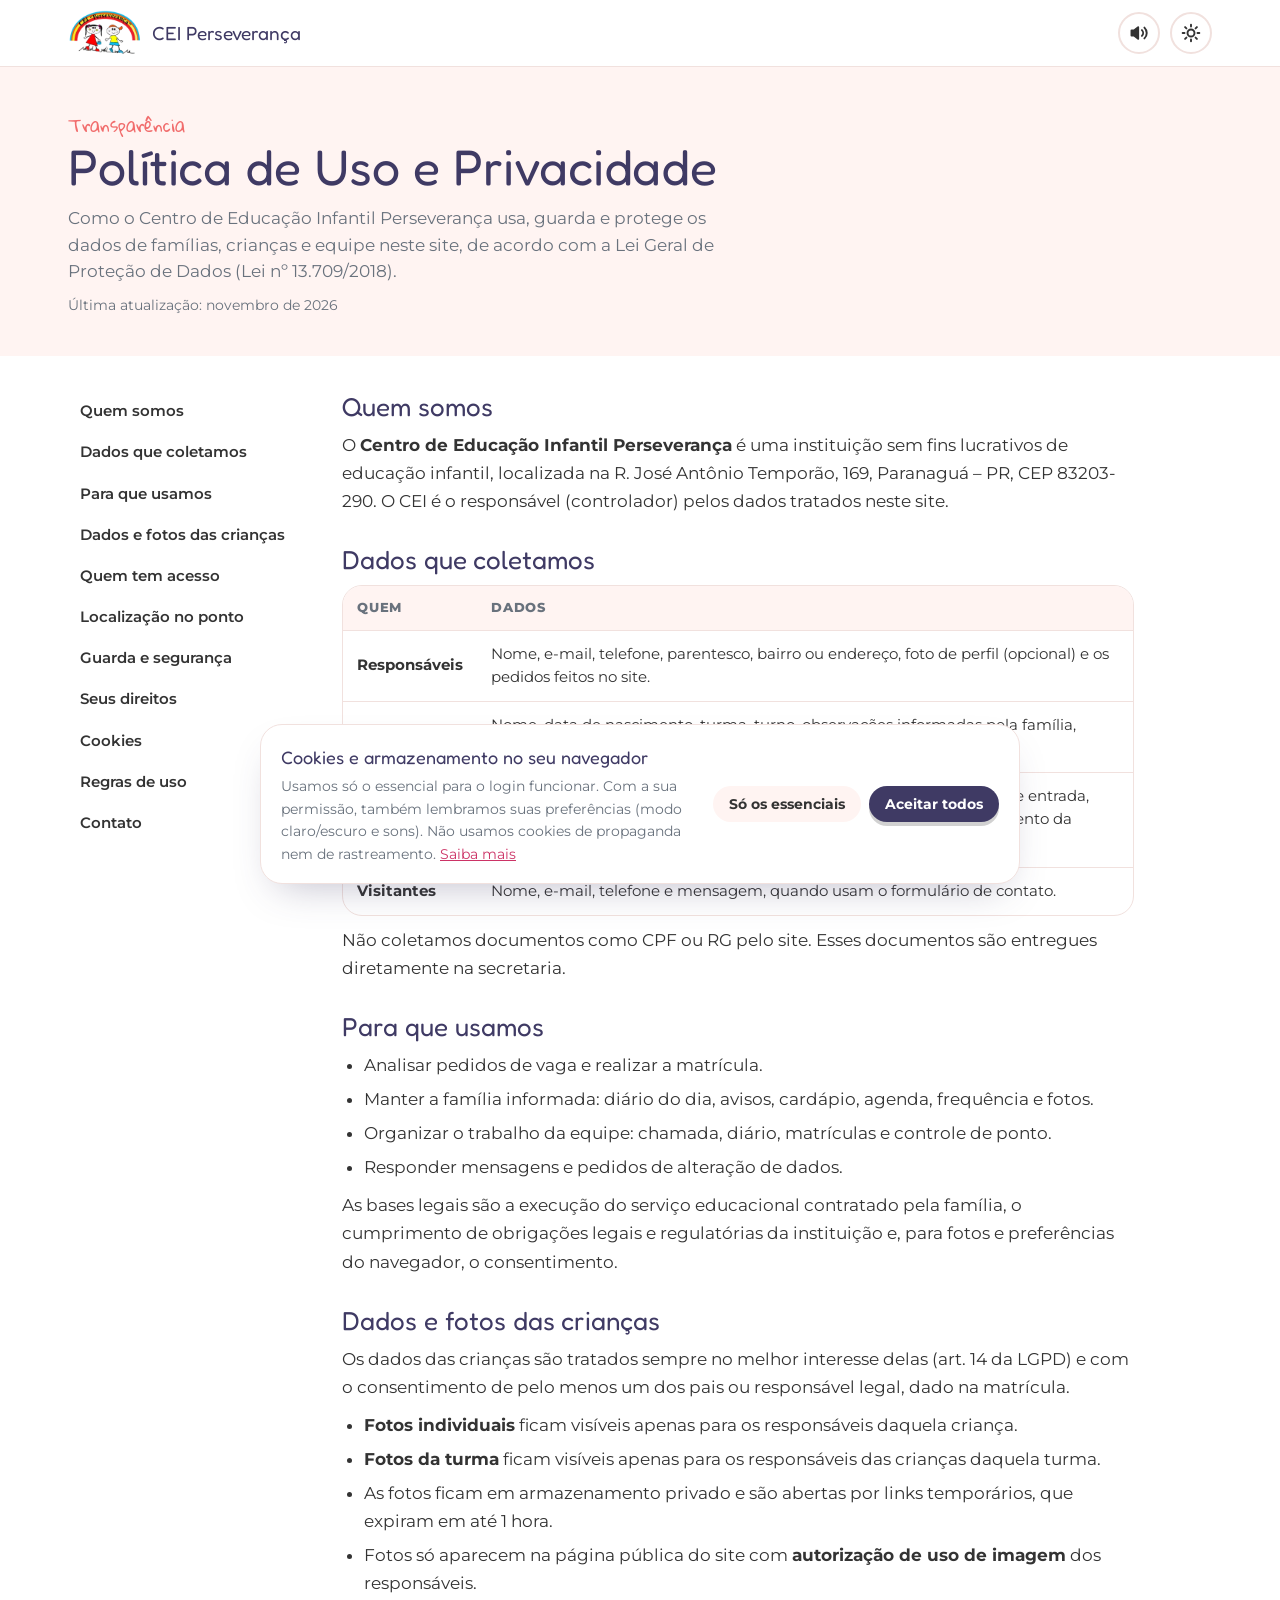
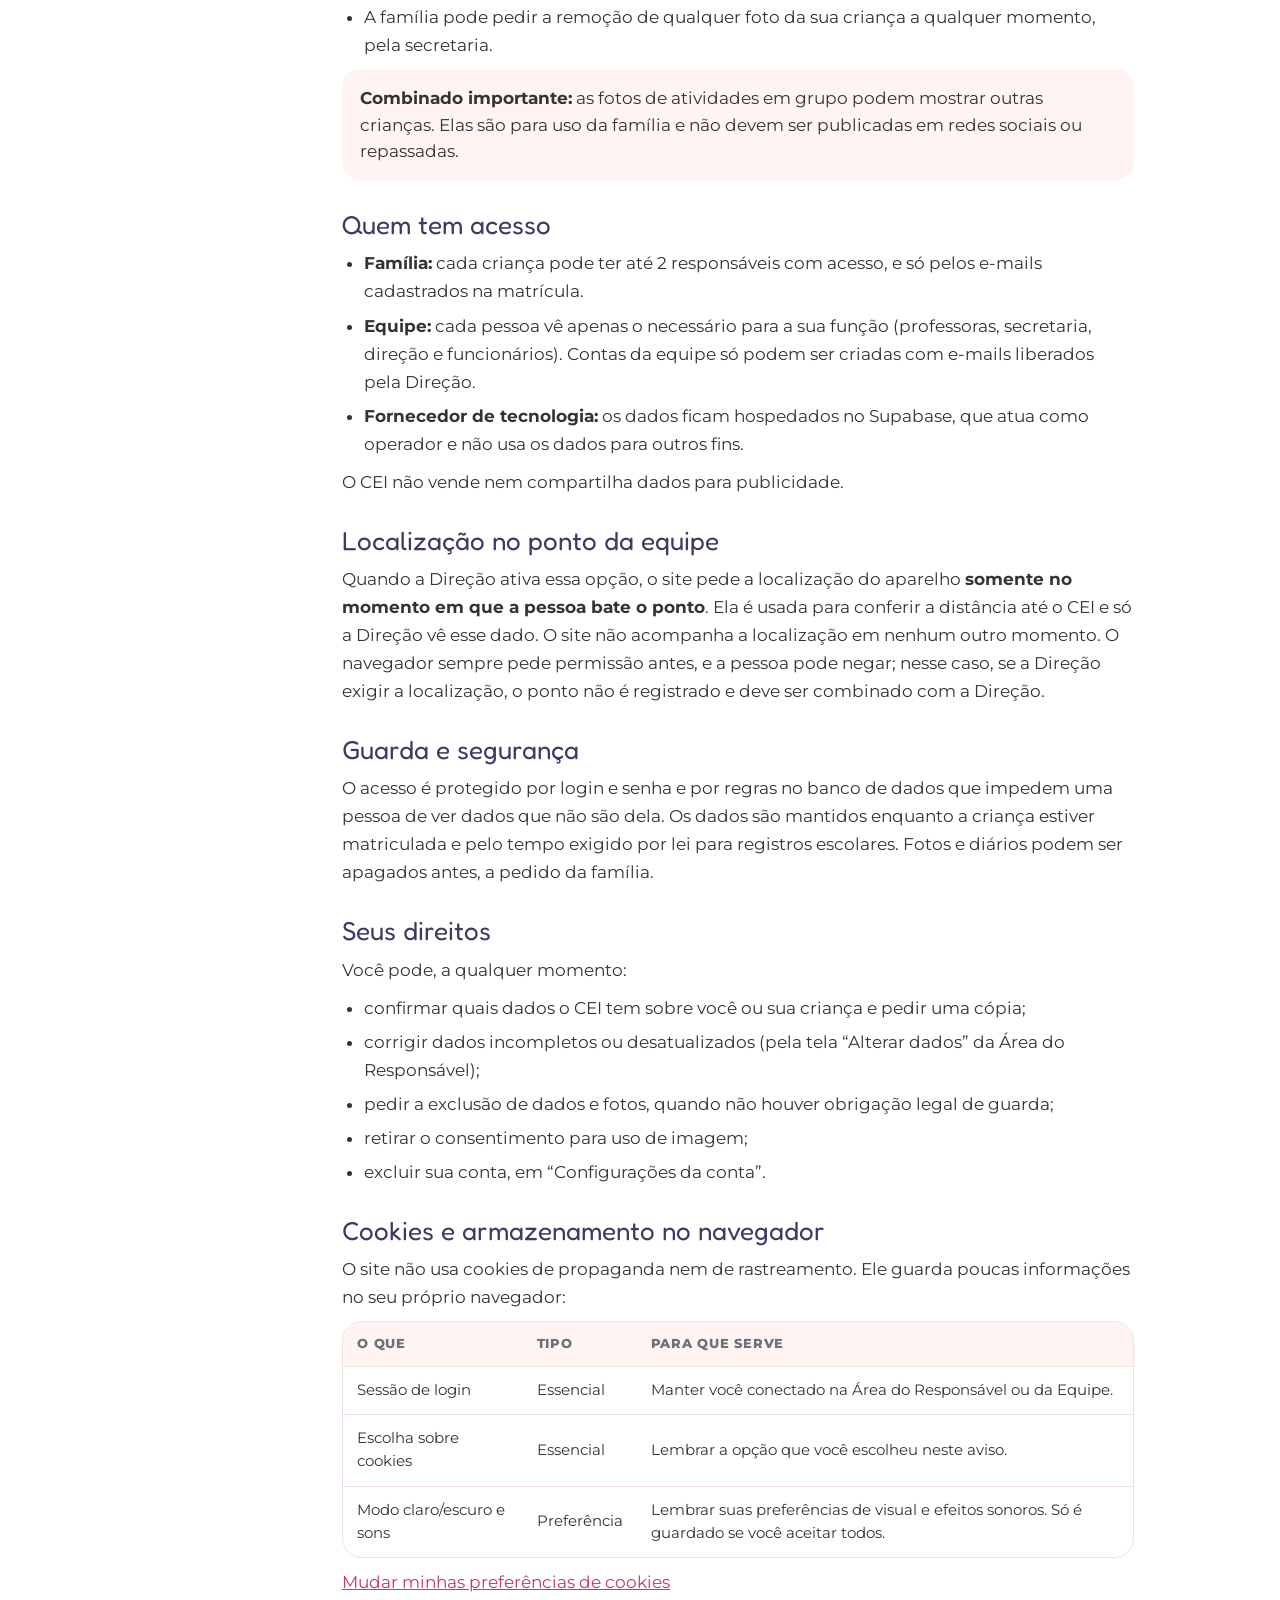
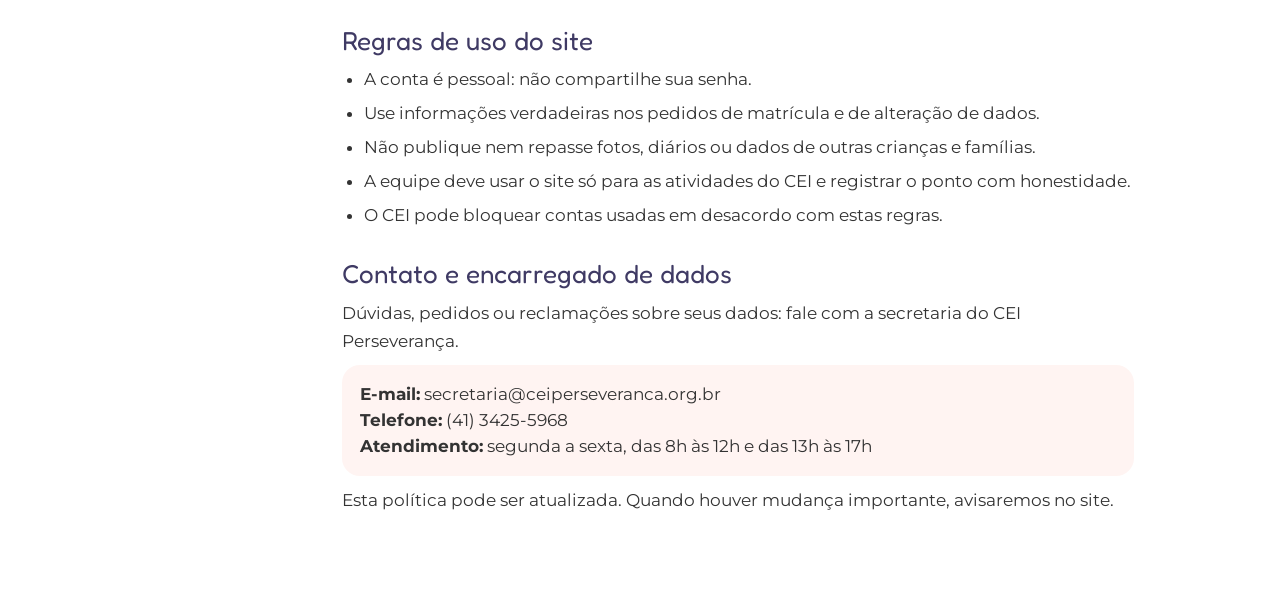
<file: privacidade.html>
<!doctype html>
<html lang="pt-BR">
<head>
<meta charset="utf-8">
<meta name="viewport" content="width=device-width, initial-scale=1, viewport-fit=cover">
<title>Política de Uso e Privacidade · CEI Perseverança</title>
<meta name="description" content="Como o CEI Perseverança usa e protege os dados de famílias, crianças e equipe no site.">
<link rel="icon" href="assets/favicon.png">
<link rel="preconnect" href="https://fonts.googleapis.com">
<link rel="preconnect" href="https://fonts.gstatic.com" crossorigin>
<link rel="stylesheet" href="https://fonts.googleapis.com/css2?family=Fredoka+One&family=Montserrat:wght@400;500;600;700;800&family=Montserrat+Alternates:wght@500;600&family=Gloria+Hallelujah&display=swap">
<link rel="stylesheet" href="assets/pv.css">
<style>
:root{padding-top:env(safe-area-inset-top,0px);padding-bottom:env(safe-area-inset-bottom,0px)}
.bar{background:var(--surface);border-bottom:1px solid var(--line);position:sticky;top:0;z-index:50}
.bar .wrap{display:flex;align-items:center;gap:10px;padding-block:10px}
.bar .logo{display:flex;align-items:center;gap:10px;text-decoration:none;color:var(--ink);margin-right:auto}
.bar .logo img{height:46px;width:auto;border-radius:10px}
.bar .logo b{font-family:var(--f-display);font-weight:400;font-size:19px;color:var(--heading)}
.capa{background:var(--surface-2);padding-block:46px 40px}
.capa h1{font-size:clamp(32px,5vw,50px)}
.capa p{color:var(--muted);max-width:62ch;margin-top:10px}
.doc{display:grid;grid-template-columns:240px 1fr;gap:34px;padding-block:36px 80px;align-items:start}
.doc>*{min-width:0}
.indice{position:sticky;top:84px;display:grid;gap:2px}
.indice a{padding:8px 12px;border-radius:10px;text-decoration:none;color:var(--ink);font-weight:600;font-size:14.5px}
.indice a:hover{background:var(--surface-2);color:var(--sun)}
.texto{max-width:72ch;display:grid;gap:30px}
.texto section{display:grid;gap:10px;scroll-margin-top:90px}
.texto h2{font-size:26px}
.texto p,.texto li{color:var(--ink);line-height:1.7}
.texto ul{margin:0;padding-left:22px;display:grid;gap:6px}
.texto .caixa{background:var(--surface-2);border-radius:18px;padding:16px 18px}
.texto table{font-size:14.5px}
@media (max-width:860px){.doc{grid-template-columns:1fr}.indice{position:static;display:flex;flex-wrap:wrap}}
</style>
</head>
<body>
<header class="bar">
  <div class="wrap">
    <a class="logo" href="index.html"><img src="assets/logo-cei.png" alt=""><b>CEI Perseverança</b></a>
    <button class="icon-toggle sound-toggle" type="button"></button>
    <button class="icon-toggle theme-toggle" type="button"></button>
  </div>
</header>

<div class="capa"><div class="wrap">
  <span class="label" style="color:var(--coral)">Transparência</span>
  <h1>Política de Uso e Privacidade</h1>
  <p>Como o Centro de Educação Infantil Perseverança usa, guarda e protege os dados de famílias, crianças e equipe neste site, de acordo com a Lei Geral de Proteção de Dados (Lei nº 13.709/2018).</p>
  <p class="hint">Última atualização: <span id="dataAt">novembro de 2026</span></p>
</div></div>

<main class="wrap doc">
  <nav class="indice" aria-label="Seções">
    <a href="#quem">Quem somos</a><a href="#dados">Dados que coletamos</a><a href="#uso">Para que usamos</a><a href="#criancas">Dados e fotos das crianças</a><a href="#acesso">Quem tem acesso</a><a href="#localizacao">Localização no ponto</a><a href="#guarda">Guarda e segurança</a><a href="#direitos">Seus direitos</a><a href="#cookies">Cookies</a><a href="#regras">Regras de uso</a><a href="#contato">Contato</a>
  </nav>
  <div class="texto">
    <section id="quem"><h2>Quem somos</h2>
      <p>O <b>Centro de Educação Infantil Perseverança</b> é uma instituição sem fins lucrativos de educação infantil, localizada na R. José Antônio Temporão, 169, Paranaguá – PR, CEP 83203-290. O CEI é o responsável (controlador) pelos dados tratados neste site.</p></section>

    <section id="dados"><h2>Dados que coletamos</h2>
      <div class="table-wrap"><table><thead><tr><th>Quem</th><th>Dados</th></tr></thead><tbody>
        <tr><td><b>Responsáveis</b></td><td>Nome, e-mail, telefone, parentesco, bairro ou endereço, foto de perfil (opcional) e os pedidos feitos no site.</td></tr>
        <tr><td><b>Crianças</b></td><td>Nome, data de nascimento, turma, turno, observações informadas pela família, frequência, diário do dia e fotos de atividades.</td></tr>
        <tr><td><b>Equipe</b></td><td>Nome, e-mail, telefone, perfil de acesso e registros de ponto (horários de entrada, intervalo e saída e, quando ativado pela Direção, a localização no momento da batida).</td></tr>
        <tr><td><b>Visitantes</b></td><td>Nome, e-mail, telefone e mensagem, quando usam o formulário de contato.</td></tr>
      </tbody></table></div>
      <p>Não coletamos documentos como CPF ou RG pelo site. Esses documentos são entregues diretamente na secretaria.</p></section>

    <section id="uso"><h2>Para que usamos</h2>
      <ul>
        <li>Analisar pedidos de vaga e realizar a matrícula.</li>
        <li>Manter a família informada: diário do dia, avisos, cardápio, agenda, frequência e fotos.</li>
        <li>Organizar o trabalho da equipe: chamada, diário, matrículas e controle de ponto.</li>
        <li>Responder mensagens e pedidos de alteração de dados.</li>
      </ul>
      <p>As bases legais são a execução do serviço educacional contratado pela família, o cumprimento de obrigações legais e regulatórias da instituição e, para fotos e preferências do navegador, o consentimento.</p></section>

    <section id="criancas"><h2>Dados e fotos das crianças</h2>
      <p>Os dados das crianças são tratados sempre no melhor interesse delas (art. 14 da LGPD) e com o consentimento de pelo menos um dos pais ou responsável legal, dado na matrícula.</p>
      <ul>
        <li><b>Fotos individuais</b> ficam visíveis apenas para os responsáveis daquela criança.</li>
        <li><b>Fotos da turma</b> ficam visíveis apenas para os responsáveis das crianças daquela turma.</li>
        <li>As fotos ficam em armazenamento privado e são abertas por links temporários, que expiram em até 1 hora.</li>
        <li>Fotos só aparecem na página pública do site com <b>autorização de uso de imagem</b> dos responsáveis.</li>
        <li>A família pode pedir a remoção de qualquer foto da sua criança a qualquer momento, pela secretaria.</li>
      </ul>
      <div class="caixa"><b>Combinado importante:</b> as fotos de atividades em grupo podem mostrar outras crianças. Elas são para uso da família e não devem ser publicadas em redes sociais ou repassadas.</div></section>

    <section id="acesso"><h2>Quem tem acesso</h2>
      <ul>
        <li><b>Família:</b> cada criança pode ter até 2 responsáveis com acesso, e só pelos e-mails cadastrados na matrícula.</li>
        <li><b>Equipe:</b> cada pessoa vê apenas o necessário para a sua função (professoras, secretaria, direção e funcionários). Contas da equipe só podem ser criadas com e-mails liberados pela Direção.</li>
        <li><b>Fornecedor de tecnologia:</b> os dados ficam hospedados no Supabase, que atua como operador e não usa os dados para outros fins.</li>
      </ul>
      <p>O CEI não vende nem compartilha dados para publicidade.</p></section>

    <section id="localizacao"><h2>Localização no ponto da equipe</h2>
      <p>Quando a Direção ativa essa opção, o site pede a localização do aparelho <b>somente no momento em que a pessoa bate o ponto</b>. Ela é usada para conferir a distância até o CEI e só a Direção vê esse dado. O site não acompanha a localização em nenhum outro momento. O navegador sempre pede permissão antes, e a pessoa pode negar; nesse caso, se a Direção exigir a localização, o ponto não é registrado e deve ser combinado com a Direção.</p></section>

    <section id="guarda"><h2>Guarda e segurança</h2>
      <p>O acesso é protegido por login e senha e por regras no banco de dados que impedem uma pessoa de ver dados que não são dela. Os dados são mantidos enquanto a criança estiver matriculada e pelo tempo exigido por lei para registros escolares. Fotos e diários podem ser apagados antes, a pedido da família.</p></section>

    <section id="direitos"><h2>Seus direitos</h2>
      <p>Você pode, a qualquer momento:</p>
      <ul>
        <li>confirmar quais dados o CEI tem sobre você ou sua criança e pedir uma cópia;</li>
        <li>corrigir dados incompletos ou desatualizados (pela tela “Alterar dados” da Área do Responsável);</li>
        <li>pedir a exclusão de dados e fotos, quando não houver obrigação legal de guarda;</li>
        <li>retirar o consentimento para uso de imagem;</li>
        <li>excluir sua conta, em “Configurações da conta”.</li>
      </ul></section>

    <section id="cookies"><h2>Cookies e armazenamento no navegador</h2>
      <p>O site não usa cookies de propaganda nem de rastreamento. Ele guarda poucas informações no seu próprio navegador:</p>
      <div class="table-wrap"><table><thead><tr><th>O que</th><th>Tipo</th><th>Para que serve</th></tr></thead><tbody>
        <tr><td>Sessão de login</td><td>Essencial</td><td>Manter você conectado na Área do Responsável ou da Equipe.</td></tr>
        <tr><td>Escolha sobre cookies</td><td>Essencial</td><td>Lembrar a opção que você escolheu neste aviso.</td></tr>
        <tr><td>Modo claro/escuro e sons</td><td>Preferência</td><td>Lembrar suas preferências de visual e efeitos sonoros. Só é guardado se você aceitar todos.</td></tr>
      </tbody></table></div>
      <p><a href="#" data-cookies>Mudar minhas preferências de cookies</a></p></section>

    <section id="regras"><h2>Regras de uso do site</h2>
      <ul>
        <li>A conta é pessoal: não compartilhe sua senha.</li>
        <li>Use informações verdadeiras nos pedidos de matrícula e de alteração de dados.</li>
        <li>Não publique nem repasse fotos, diários ou dados de outras crianças e famílias.</li>
        <li>A equipe deve usar o site só para as atividades do CEI e registrar o ponto com honestidade.</li>
        <li>O CEI pode bloquear contas usadas em desacordo com estas regras.</li>
      </ul></section>

    <section id="contato"><h2>Contato e encarregado de dados</h2>
      <p>Dúvidas, pedidos ou reclamações sobre seus dados: fale com a secretaria do CEI Perseverança.</p>
      <div class="caixa"><b>E-mail:</b> secretaria@ceiperseveranca.org.br<br><b>Telefone:</b> (41) 3425-5968<br><b>Atendimento:</b> segunda a sexta, das 8h às 12h e das 13h às 17h</div>
      <p>Esta política pode ser atualizada. Quando houver mudança importante, avisaremos no site.</p></section>
  </div>
</main>

<script src="assets/config.js"></script>
<script src="assets/pv.js"></script>
</body>
</html>
</file>
<file: assets/pv.css>
/* CEI Perseverança — sistema visual compartilhado
   Cores, fontes e logo do site oficial (ceiperseveranca.org.br): roxo #3F3A64, coral #F16C6C, magenta #CC3366, rosado #FFF4F2 */
:root{
  --leaf:#3F3A64;      /* roxo dos títulos e botões do site oficial */
  --leaf-deep:#2B2748;
  --sun:#CC3366;       /* magenta dos links */
  --coral:#F16C6C;     /* coral do título de boas-vindas */
  --sea:#6C63A8;       /* roxo claro (tom do roxo oficial) */
  --berry:#F05C5C;
  --heading:#3F3A64;

  --bg:#FFFFFF; --surface:#FFFFFF; --surface-2:#FFF4F2;
  --ink:#333333; --muted:#69727D; --line:#F1E1DE;
  --link:#CC3366; --on-leaf:#FFFFFF;
  --ok:#2E7D5B; --ok-bg:#E3F4EC; --warn:#9A5B00; --warn-bg:#FFF1D9; --bad:#C2324F; --bad-bg:#FDE6EB;
  --shadow:0 18px 40px -18px rgba(63,58,100,.35);

  --f-display:"Fredoka One", "Fredoka", "Trebuchet MS", system-ui, sans-serif;
  --f-body:"Montserrat", system-ui, -apple-system, "Segoe UI", sans-serif;
  --f-hand:"Gloria Hallelujah", "Comic Sans MS", "Trebuchet MS", cursive;
  --r:20px;
}
@media (prefers-color-scheme: dark){:root:not([data-theme="light"]){
  --bg:#1B1930; --surface:#242140; --surface-2:#2E2A4F;
  --ink:#EEEAF7; --muted:#ADA8C7; --line:#3A3660;
  --link:#F28AAE; --on-leaf:#FFFFFF; --heading:#DCD7FF; --leaf:#6E64C2; --leaf-deep:#14122A; --sea:#8F86D9;
  --ok:#63D293; --ok-bg:#123824; --warn:#FFCC5C; --warn-bg:#3A2B08; --bad:#FF8BA3; --bad-bg:#3E1722;
  --shadow:0 18px 40px -18px rgba(0,0,0,.65); color-scheme:dark}}
:root[data-theme="dark"]{
  --bg:#1B1930; --surface:#242140; --surface-2:#2E2A4F;
  --ink:#EEEAF7; --muted:#ADA8C7; --line:#3A3660;
  --link:#F28AAE; --on-leaf:#FFFFFF; --heading:#DCD7FF; --leaf:#6E64C2; --leaf-deep:#14122A; --sea:#8F86D9;
  --ok:#63D293; --ok-bg:#123824; --warn:#FFCC5C; --warn-bg:#3A2B08; --bad:#FF8BA3; --bad-bg:#3E1722;
  --shadow:0 18px 40px -18px rgba(0,0,0,.65); color-scheme:dark}
:root[data-theme="light"]{color-scheme:light}

*{box-sizing:border-box}
[hidden]{display:none!important}
html{scroll-behavior:smooth;scroll-padding-top:90px}
body{margin:0;background:var(--bg);color:var(--ink);font-family:var(--f-body);font-size:16.5px;line-height:1.6;transition:background .35s,color .35s}
img{max-width:100%;display:block}
a{color:var(--link)}
h1,h2,h3,h4{font-family:var(--f-display);line-height:1.12;margin:0;text-wrap:balance;font-weight:400;color:var(--heading)}
p{margin:0}
:focus-visible{outline:3px solid var(--sun);outline-offset:3px;border-radius:8px}
.wrap{max-width:1180px;margin:0 auto;padding-left:max(18px,env(safe-area-inset-left,0px));padding-right:max(18px,env(safe-area-inset-right,0px))}
.label{font-family:var(--f-hand);font-size:17px;line-height:1.3}
.muted{color:var(--muted)}
.hint{font-size:13.5px;color:var(--muted)}
.sr{position:absolute;width:1px;height:1px;overflow:hidden;clip:rect(0 0 0 0)}

/* botões */
.btn{display:inline-flex;align-items:center;justify-content:center;gap:8px;font:700 15px/1 var(--f-body);padding:13px 22px;border-radius:20px;border:2px solid transparent;cursor:pointer;text-decoration:none;transition:transform .18s cubic-bezier(.3,1.6,.6,1),box-shadow .18s,background .18s;white-space:nowrap}
.btn:hover{transform:translateY(-2px) rotate(-1deg)}
.btn:active{transform:translateY(0) scale(.96)}
.btn[disabled]{opacity:.55;cursor:not-allowed;transform:none}
.btn-leaf{background:var(--leaf);color:#fff;box-shadow:0 6px 0 var(--leaf-deep)}
.btn-leaf:active{box-shadow:0 2px 0 var(--leaf-deep)}
.btn-sun{background:var(--sun);color:#fff;box-shadow:0 6px 0 #A82B55}
.btn-sun:active{box-shadow:0 2px 0 #A82B55}
.btn-coral{background:var(--coral);color:#fff;box-shadow:0 6px 0 #D44F4F}
.btn-coral:active{box-shadow:0 2px 0 #D44F4F}
.btn-bad{background:var(--bad);color:#fff}
.btn-ghost{background:transparent;border-color:currentColor;color:inherit}
.btn-soft{background:var(--surface-2);color:var(--ink)}
.btn-sm{padding:9px 14px;font-size:14px}
.btn-sm.btn-leaf,.btn-sm.btn-sun,.btn-sm.btn-coral{box-shadow:0 4px 0 rgba(0,0,0,.18)}

/* tema e som */
.icon-toggle{position:relative;width:42px;height:42px;border-radius:50%;border:2px solid var(--line);background:var(--surface);color:var(--ink);cursor:pointer;display:grid;place-items:center;flex:none;transition:transform .25s cubic-bezier(.3,1.6,.5,1)}
.icon-toggle:hover{transform:rotate(-10deg) scale(1.06)}
.icon-toggle svg{width:20px;height:20px}
.theme-toggle .moon{display:none}
:root[data-theme="dark"] .theme-toggle .sun{display:none}
:root[data-theme="dark"] .theme-toggle .moon{display:block}
.sound-toggle .off{display:none}
.sound-toggle[aria-pressed="false"] .on{display:none}
.sound-toggle[aria-pressed="false"] .off{display:block}
.sound-toggle[aria-pressed="false"]{color:var(--muted)}

/* cartões e formulários */
.card{background:var(--surface);border:1px solid var(--line);border-radius:var(--r);padding:22px}
label.field{display:grid;gap:6px;font-weight:800;font-size:14px}
input,select,textarea{font:inherit;font-size:16px;padding:12px 14px;border-radius:14px;border:2px solid var(--line);background:var(--bg);color:var(--ink);width:100%;transition:border-color .15s, box-shadow .15s}
input:focus,select:focus,textarea:focus{outline:none;border-color:var(--leaf);box-shadow:0 0 0 4px color-mix(in srgb,var(--leaf) 22%,transparent)}
textarea{min-height:110px;resize:vertical}
.grid2{display:grid;grid-template-columns:1fr 1fr;gap:14px}
.grid3{display:grid;grid-template-columns:repeat(3,1fr);gap:14px}
@media (max-width:720px){.grid2,.grid3{grid-template-columns:1fr}}

.pill{display:inline-flex;align-items:center;gap:6px;font-size:12.5px;font-weight:800;padding:4px 10px;border-radius:999px;background:var(--surface-2);color:var(--ink);white-space:nowrap}
.pill.ok{background:var(--ok-bg);color:var(--ok)} .pill.warn{background:var(--warn-bg);color:var(--warn)} .pill.bad{background:var(--bad-bg);color:var(--bad)}
.pill.leaf{background:var(--leaf);color:#fff} .pill.sun{background:var(--sun);color:#fff} .pill.coral{background:var(--coral);color:#fff} .pill.sea{background:var(--sea);color:#fff}

.msg{border-radius:14px;padding:12px 14px;font-weight:700;font-size:14.5px}
.msg.ok{background:var(--ok-bg);color:var(--ok)} .msg.bad{background:var(--bad-bg);color:var(--bad)} .msg.warn{background:var(--warn-bg);color:var(--warn)}

#toasts{position:fixed;z-index:200;right:max(16px,env(safe-area-inset-right,0px));bottom:calc(16px + env(safe-area-inset-bottom,0px));display:grid;gap:8px;max-width:min(380px,calc(100vw - 32px))}
.toast{background:var(--leaf-deep);color:#fff;padding:12px 16px;border-radius:14px;font-weight:800;font-size:14.5px;box-shadow:var(--shadow);animation:toastIn .4s cubic-bezier(.3,1.6,.6,1)}
.toast.bad{background:var(--bad);color:#fff}
@keyframes toastIn{from{transform:translateY(18px) scale(.9) rotate(-2deg);opacity:.3}to{transform:none;opacity:1}}

.table-wrap{overflow-x:auto;border:1px solid var(--line);border-radius:var(--r);background:var(--surface)}
table{width:100%;border-collapse:collapse;font-variant-numeric:tabular-nums}
th,td{text-align:left;padding:12px 14px;border-bottom:1px solid var(--line);font-size:14.5px;vertical-align:middle}
th{font-weight:800;font-size:12.5px;letter-spacing:.06em;text-transform:uppercase;color:var(--muted);background:var(--surface-2)}
tr:last-child td{border-bottom:0}
td.num,th.num{text-align:right}

.demo-bar{background:#FFF4F2;color:#3F3A64;border-bottom:1px solid #F1E1DE;font-weight:800;font-size:13.5px;text-align:center;padding:7px 16px}

/* login */
.auth{min-height:100vh;display:grid;grid-template-columns:1.05fr 1fr}
.auth-art{background:var(--leaf);color:#fff;position:relative;overflow:hidden;display:flex;flex-direction:column;justify-content:space-between;gap:28px;padding:44px max(32px,env(safe-area-inset-left,0px))}
.auth-art::before{content:"";position:absolute;inset:0;background:radial-gradient(circle,rgba(255,255,255,.16) 1.6px,transparent 2.4px) 0 0/30px 30px}
.auth-art>*{position:relative}
.auth-art .crest{width:min(300px,70%);background:#fff;border-radius:28px;padding:14px;filter:drop-shadow(0 18px 30px rgba(0,0,0,.25));animation:float 6s ease-in-out infinite}
.auth-art h1{font-size:clamp(32px,4vw,50px)}
.auth-art p{opacity:.92;max-width:44ch}
.auth-art .wave{position:absolute;left:0;right:0;bottom:0;height:90px;background:var(--sea);clip-path:path("M0 40 C 150 0 300 80 450 40 S 750 0 900 40 S 1200 80 1400 40 L 1400 120 L 0 120 Z");opacity:.9}
.auth-form{display:grid;place-items:center;padding:40px max(20px,env(safe-area-inset-right,0px)) 40px max(20px,env(safe-area-inset-left,0px));background:var(--bg)}
.auth-form form{width:min(440px,100%);display:grid;gap:16px}
.auth-form h2{font-size:34px}
.auth-switch{display:flex;gap:6px;background:var(--surface-2);padding:5px;border-radius:999px}
.auth-switch button{flex:1;border:0;background:transparent;color:var(--ink);font:800 14.5px/1 var(--f-body);padding:11px;border-radius:999px;cursor:pointer}
.auth-switch button[aria-pressed="true"]{background:var(--surface);box-shadow:0 2px 8px rgba(0,0,0,.08)}
.demo-roles{display:grid;grid-template-columns:1fr 1fr;gap:8px}
@media (max-width:860px){.auth{grid-template-columns:1fr}.auth-art{padding-block:32px 110px}.auth-art .crest{width:120px}}

/* painel */
.app{display:grid;grid-template-columns:264px 1fr;min-height:100vh}
.side{background:var(--leaf-deep);color:#fff;padding:22px 14px;display:flex;flex-direction:column;gap:18px;position:sticky;top:0;height:100vh;overflow-y:auto}
.side .brand{display:flex;align-items:center;gap:10px;padding:0 8px;text-decoration:none;color:#fff}
.side .brand img{width:62px;background:#fff;border-radius:12px;padding:3px}
.side .brand b{font-family:var(--f-display);font-size:18px;line-height:1;font-weight:400;color:#fff}
.side .brand small{display:block;font-size:12.5px;opacity:.75}
.side nav{display:grid;gap:3px}
.side nav button{display:flex;align-items:center;gap:12px;width:100%;text-align:left;border:0;background:transparent;color:rgba(255,255,255,.85);font:800 15px/1.2 var(--f-body);padding:11px 12px;border-radius:14px;cursor:pointer;transition:background .15s,color .15s,transform .15s}
.side nav button:hover{background:rgba(255,255,255,.1);color:#fff;transform:translateX(3px)}
.side nav button[aria-current="page"]{background:#fff;color:#3F3A64}
.side nav button svg{width:19px;height:19px;flex:none}
.side nav .badge{margin-left:auto;background:var(--coral);color:#fff;border-radius:999px;font-size:12px;padding:2px 8px}
.side .group{font-family:var(--f-hand);font-size:14px;opacity:.65;padding:10px 12px 2px}
.side .who{margin-top:auto;background:rgba(255,255,255,.08);border-radius:16px;padding:12px;display:grid;gap:8px}
.side .who b{display:block;font-size:14.5px}
.main{min-width:0;padding:26px max(18px,env(safe-area-inset-right,0px)) 60px max(18px,env(safe-area-inset-left,0px));display:grid;gap:22px;align-content:start}
.topline{display:flex;flex-wrap:wrap;align-items:center;justify-content:space-between;gap:12px}
.topline h1{font-size:clamp(26px,3vw,36px)}
.mobile-nav{display:none}
@media (max-width:900px){
  .app{grid-template-columns:1fr}
  .side{position:fixed;inset:0 auto 0 0;width:274px;z-index:120;transform:translateX(-105%);transition:transform .3s ease;height:100%;padding-top:calc(22px + env(safe-area-inset-top,0px))}
  .side.open{transform:none;box-shadow:0 0 0 100vmax rgba(0,0,0,.45)}
  .mobile-nav{display:inline-flex}
}
.stats{display:grid;grid-template-columns:repeat(auto-fit,minmax(190px,1fr));gap:14px}
.stat{background:var(--surface);border:1px solid var(--line);border-radius:var(--r);padding:18px;display:grid;gap:4px;position:relative;overflow:hidden}
.stat .v{font-family:var(--f-display);font-size:34px;font-weight:400;color:var(--heading);line-height:1;font-variant-numeric:tabular-nums}
.stat .k{color:var(--muted);font-weight:700;font-size:14px}
.stat::after{content:"";position:absolute;right:-18px;top:-18px;width:74px;height:74px;border-radius:50%;background:var(--accent,var(--leaf));opacity:.14}
.view{display:grid;gap:18px;animation:viewIn .45s cubic-bezier(.3,1.3,.6,1)}
@keyframes viewIn{from{opacity:.3;transform:translateY(12px)}to{opacity:1;transform:none}}
.empty{border:2px dashed var(--line);border-radius:var(--r);padding:30px;text-align:center;color:var(--muted);display:grid;gap:6px;justify-items:center}
.empty b{color:var(--heading);font-family:var(--f-display);font-size:20px;font-weight:400}
.toolbar{display:flex;flex-wrap:wrap;gap:10px;align-items:end}
.toolbar>*{min-width:0}
.toolbar label.field{min-width:160px;flex:1}
.list{display:grid;gap:10px}
.item{background:var(--surface);border:1px solid var(--line);border-radius:18px;padding:16px;display:grid;gap:6px;animation:viewIn .4s ease both}
.item .row{display:flex;flex-wrap:wrap;gap:8px;align-items:center;justify-content:space-between}
.item h3{font-size:19px}
.item p{color:var(--muted);white-space:pre-line}
.actions{display:flex;gap:6px;flex-wrap:wrap;justify-content:flex-end}
.iconbtn{border:1px solid var(--line);background:var(--surface);color:var(--ink);border-radius:12px;padding:7px 11px;font:800 13px/1 var(--f-body);cursor:pointer}
.iconbtn:hover{border-color:var(--leaf)}
.iconbtn.bad{color:var(--bad)}
.split2{display:grid;grid-template-columns:1.2fr 1fr;gap:18px}
.split2>*{min-width:0}
@media (max-width:1000px){.split2{grid-template-columns:1fr}}
dialog{border:0;border-radius:22px;padding:0;background:var(--surface);color:var(--ink);width:min(480px,calc(100vw - 32px));box-shadow:var(--shadow)}
dialog[open]{animation:dlgIn .3s cubic-bezier(.3,1.5,.6,1)}
@keyframes dlgIn{from{transform:scale(.9) translateY(10px);opacity:.3}to{transform:none;opacity:1}}
dialog::backdrop{background:rgba(10,27,19,.55)}
dialog form{padding:24px;display:grid;gap:14px;max-height:85vh;overflow-y:auto}
.skel{border-radius:18px;background:linear-gradient(90deg,var(--surface-2),var(--surface),var(--surface-2));background-size:200% 100%;animation:shimmer 1.2s infinite}
@keyframes shimmer{to{background-position:-200% 0}}

/* status de matrícula */
.status{display:inline-flex;align-items:center;gap:6px;font-weight:800;font-size:13px;padding:5px 11px;border-radius:999px}
.status::before{content:"";width:8px;height:8px;border-radius:50%;background:currentColor}
.st-enviada{background:var(--surface-2);color:var(--muted)}
.st-em-analise{background:color-mix(in srgb,var(--sea) 18%,var(--surface));color:var(--sea)}
.st-lista-de-espera{background:var(--warn-bg);color:var(--warn)}
.st-aprovada{background:var(--ok-bg);color:var(--ok)}
.st-recusada,.st-cancelada{background:var(--bad-bg);color:var(--bad)}
.steps{display:flex;gap:0;align-items:center;flex-wrap:wrap;row-gap:8px}
.step{display:flex;align-items:center;gap:6px;font-size:13px;font-weight:800;color:var(--muted)}
.step i{width:22px;height:22px;border-radius:50%;display:grid;place-items:center;border:2px solid var(--line);font-style:normal;font-size:12px;background:var(--surface)}
.step.done{color:var(--ink)} .step.done i{background:var(--leaf);border-color:var(--leaf);color:#fff}
.step.now i{border-color:var(--sun);background:var(--sun);color:#fff;animation:pulse 2s infinite}
.step+.step::before{content:"";width:22px;height:2px;background:var(--line);margin:0 6px}
@keyframes pulse{0%,100%{box-shadow:0 0 0 0 rgba(204,51,102,.5)}50%{box-shadow:0 0 0 8px rgba(204,51,102,0)}}

/* avatar e menu da conta */
.av{display:inline-grid;place-items:center;border-radius:50%;overflow:hidden;flex:none;font-family:var(--f-display);font-weight:400;line-height:1;box-shadow:0 0 0 2px var(--surface),0 0 0 4px var(--sun)}
.av svg{display:block}
.acct{position:relative;flex:none}
.acct-btn{position:relative;border:0;background:none;padding:0;cursor:pointer;border-radius:50%;display:block;transition:transform .2s cubic-bezier(.3,1.6,.5,1)}
.acct-btn:hover{transform:scale(1.08) rotate(-4deg)}
.acct-dot{position:absolute;right:-1px;bottom:-1px;width:12px;height:12px;border-radius:50%;background:#2BC46E;box-shadow:0 0 0 2px var(--surface)}
.acct-menu{position:absolute;right:0;top:calc(100% + 10px);width:min(290px,calc(100vw - 32px));background:var(--surface);color:var(--ink);border:1px solid var(--line);border-radius:20px;box-shadow:var(--shadow);padding:8px;display:grid;gap:2px;z-index:150;animation:menuIn .25s cubic-bezier(.3,1.5,.6,1);transform-origin:top right}
@keyframes menuIn{from{opacity:.2;transform:scale(.9) translateY(-6px)}to{opacity:1;transform:none}}
.acct-head{display:flex;gap:12px;align-items:center;padding:10px 10px 12px;border-bottom:1px solid var(--line);margin-bottom:4px}
.acct-head b{display:block;font-size:15.5px;line-height:1.2}
.acct-head small{display:block;color:var(--muted);font-size:13px;overflow-wrap:anywhere}
.acct-menu a,.acct-menu button{display:block;width:100%;text-align:left;padding:11px 12px;border-radius:12px;border:0;background:none;color:var(--ink);font:800 14.5px/1.2 var(--f-body);text-decoration:none;cursor:pointer}
.acct-menu a:hover,.acct-menu button:hover{background:var(--surface-2)}
.acct-menu [data-sair]{color:var(--bad)}
.acct-fixed{position:fixed;top:calc(12px + env(safe-area-inset-top,0px));right:max(12px,env(safe-area-inset-right,0px));z-index:110;display:flex;gap:6px;align-items:center;background:color-mix(in srgb,var(--surface) 88%,transparent);backdrop-filter:blur(8px);border:1px solid var(--line);border-radius:999px;padding:5px;box-shadow:0 8px 20px -12px rgba(0,0,0,.3)}
.acct-fixed .icon-toggle{width:38px;height:38px;border-width:0}
.has-acct .topline{padding-right:150px}
@media (max-width:600px){.has-acct .topline{padding-right:0;padding-top:52px}}

/* efeito de clique (bolinhas) */
.burst{position:fixed;pointer-events:none;z-index:300;width:0;height:0}
.burst i{position:absolute;width:9px;height:9px;border-radius:50%;left:-4px;top:-4px;animation:burst .6s ease-out forwards}
@keyframes burst{to{transform:translate(var(--x),var(--y)) scale(.2);opacity:0}}

@keyframes float{0%,100%{transform:translateY(0)}50%{transform:translateY(-10px)}}
@keyframes wiggle{0%,100%{transform:rotate(0)}25%{transform:rotate(-6deg)}75%{transform:rotate(6deg)}}
@media (prefers-reduced-motion: reduce){*,*::before,*::after{animation-duration:.01ms!important;animation-iteration-count:1!important;transition-duration:.01ms!important;scroll-behavior:auto!important}}

/* títulos sobre fundos coloridos herdam a cor do bloco */
:is(.auth-art,.welcome,.hero-card,.info,.portal,.pillar,.clock,.side) :is(h1,h2,h3,h4){color:inherit}

/* imagens do site e fotos das crianças */
.imgs{display:grid;grid-template-columns:repeat(auto-fill,minmax(200px,1fr));gap:12px}
.imgc{margin:0;background:var(--surface-2);border-radius:18px;overflow:hidden;display:grid;animation:viewIn .4s both}
.imgc img{width:100%;aspect-ratio:4/3;object-fit:cover}
.imgc figcaption{padding:10px;display:grid;gap:8px}
.imgc input{padding:8px 10px;font-size:14px}
.drop{border:3px dashed var(--line);border-radius:20px;padding:26px;display:grid;gap:4px;justify-items:center;text-align:center;cursor:pointer;transition:border-color .2s,background .2s}
.drop:hover,.drop.on{border-color:var(--sun);background:var(--surface-2)}
.drop b{font-family:var(--f-display);font-weight:400;font-size:20px;color:var(--heading)}
.fgrid{display:grid;grid-template-columns:repeat(auto-fill,minmax(170px,1fr));gap:12px}
.fcard{margin:0;background:var(--surface);border:1px solid var(--line);border-radius:18px;overflow:hidden;display:grid;animation:viewIn .4s both;cursor:default;transition:transform .25s cubic-bezier(.3,1.6,.5,1)}
.fcard[data-ver]{cursor:zoom-in}
.fcard[data-ver]:hover{transform:translateY(-4px) rotate(-.6deg)}
.fcard img{width:100%;aspect-ratio:1;object-fit:cover;background:var(--surface-2)}
.fcard figcaption{padding:10px 12px;display:grid;gap:4px;font-size:14px}
.fcard figcaption small{color:var(--muted)}
.lb{width:min(920px,calc(100vw - 24px));padding:0;background:#111;color:#fff}
.lb img{display:block;width:100%;max-height:75vh;object-fit:contain;background:#000}
.lb .barra{display:flex;flex-wrap:wrap;gap:8px;align-items:center;justify-content:space-between;padding:12px 14px}
.lb .barra p{margin:0;min-width:0}
.lb .barra a,.lb .barra button{color:#fff}
.aceite{display:flex;gap:10px;align-items:flex-start;font-size:14px;font-weight:600;line-height:1.4}
.aceite input{width:20px;height:20px;flex:none;margin-top:1px;accent-color:var(--leaf)}

/* aviso de cookies */
.cookies{position:fixed;z-index:250;left:max(16px,env(safe-area-inset-left,0px));right:max(16px,env(safe-area-inset-right,0px));bottom:calc(16px + env(safe-area-inset-bottom,0px));max-width:760px;margin:0 auto;background:var(--surface);color:var(--ink);border:1px solid var(--line);border-radius:22px;box-shadow:var(--shadow);padding:18px 20px;display:flex;flex-wrap:wrap;gap:14px;align-items:center;justify-content:space-between;animation:cookieIn .5s cubic-bezier(.3,1.4,.6,1)}
.cookies>div:first-child{flex:1 1 320px;min-width:0}
.cookies b{font-family:var(--f-display);font-weight:400;font-size:18px;color:var(--heading)}
.cookies p{margin-top:4px;font-size:14px;color:var(--muted)}
.cookies-acoes{display:flex;gap:8px;flex-wrap:wrap}
.cookies.sai{opacity:0;transform:translateY(20px);transition:.3s}
@keyframes cookieIn{from{transform:translateY(40px);opacity:0}to{transform:none;opacity:1}}
</file>
